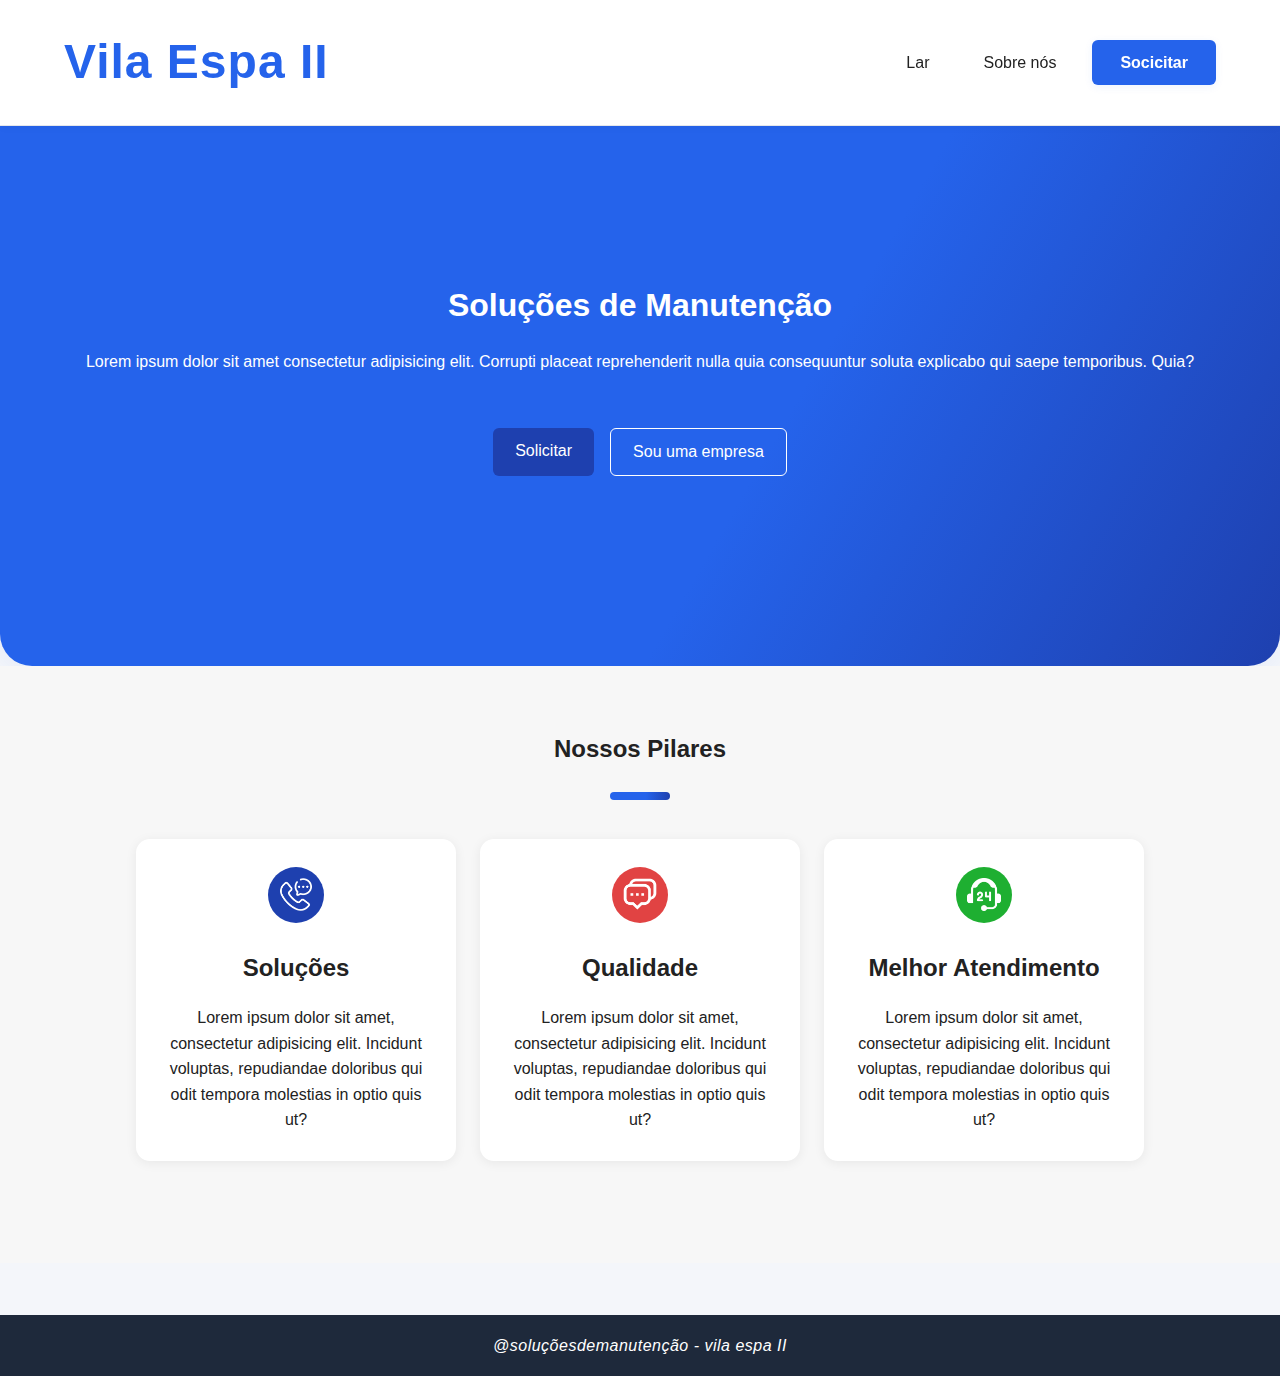
<file: index.html>
<!DOCTYPE html>
<html lang="en">

<head>
    <meta charset="UTF-8">
    <meta name="viewport" content="width=device-width, initial-scale=1.0">
    <link rel="stylesheet" href="style.css">
    <link href="https://cdn.jsdelivr.net/npm/bootstrap@5.3.7/dist/css/bootstrap.min.css" rel="stylesheet" integrity="sha384-LN+7fdVzj6u52u30Kp6M/trliBMCMKTyK833zpbD+pXdCLuTusPj697FH4R/5mcr" crossorigin="anonymous">
    <script src="script.js"></script>
    <title>Document</title>
</head>

<body>
    <header>
        <div class="logo">
            <h2>Vila Espa II</h2>
        </div>
        <nav class="s-nav">
            <a class="nav-link" href="#">Lar</a>
            <a class="nav-link" href="#skills">Sobre nós</a>
            <a href="man-solucionar.html" id="contact">Socicitar</a>
        </nav>
    </header>

    <main>
        <div class="banner-1">
            <h1>Soluções de Manutenção</h1>
            <p>Lorem ipsum dolor sit amet consectetur adipisicing elit. Corrupti placeat reprehenderit nulla quia
                consequuntur soluta explicabo qui saepe temporibus. Quia?</p>
            <div class="links">
                <a href="man-solucionar.html" id="first">Solicitar</a>
                <a href="man-login.html" id="last">Sou uma empresa</a>
            </div>
        </div>

        <div class="skills" id="skills">
            <div class="theme-skill">
                <h2>Nossos Pilares</h2>
                <div class="barra"></div>
            </div>

            <div class="cards">
                <div class="card">
                    <div class="icone i-1">
                        <img src="icone/telefone.png" alt="">
                    </div>
                    <h2>Soluções</h2>
                    <p>Lorem ipsum dolor sit amet, consectetur adipisicing elit. Incidunt voluptas, repudiandae
                        doloribus qui odit tempora molestias in optio quis ut?</p>
                </div>
                <div class="card">
                    <div class="icone i-2">
                        <img src="icone/conversacao.png" alt="">
                    </div>
                    <h2>Qualidade</h2>
                    <p>Lorem ipsum dolor sit amet, consectetur adipisicing elit. Incidunt voluptas, repudiandae
                        doloribus qui odit tempora molestias in optio quis ut?</p>
                </div>
                <div class="card">
                    <div class="icone i-3">
                        <img src="icone/apoiar.png" alt="">
                    </div>
                    <h2>Melhor Atendimento</h2>
                    <p>Lorem ipsum dolor sit amet, consectetur adipisicing elit. Incidunt voluptas, repudiandae
                        doloribus qui odit tempora molestias in optio quis ut?</p>
                </div>
            </div>
        </div>

        <!-- contact us -->

        <!-- <div class="theme">
            <h2>Empresas</h2>
            <div class="barra"></div>
        </div>

        <div class="cursos">
            <div class="curso">
                <div class="image">
                    <img src="image/hh.jpg" alt="Sem imagem">
                </div>
                <div class="conteudo">
                    <h3>SóManutenção</h3>
                    <p>Lorem ipsum dolor sit amet consectetur adipisicing elit. Fugit ducimus voluptatem reprehenderit
                        odit iste, ipsa error enim in aliquid accusantium!</p>
                    <br>
                    <div class="links">
                        <a href="#" id="first">Solicitar individual</a>
                    </div>
                </div>
            </div>
            <div class="curso">
                <div class="image">
                    <img src="image/hh.jpg" alt="Sem imagem">
                </div>
                <div class="conteudo">
                    <h3>Sem designação</h3>
                    <p>Lorem ipsum dolor sit amet consectetur adipisicing elit. Fugit ducimus voluptatem reprehenderit
                        odit iste, ipsa error enim in aliquid accusantium!</p>
                    <br>
                    <div class="links">
                        <a href="#" id="first">Solicitar individual</a>
                    </div>
                </div>
            </div>
        </div> -->
    
        <footer>
            <i>@soluçõesdemanutenção - vila espa II</i>
        </footer>
    </main>
</body>

</html>
</file>
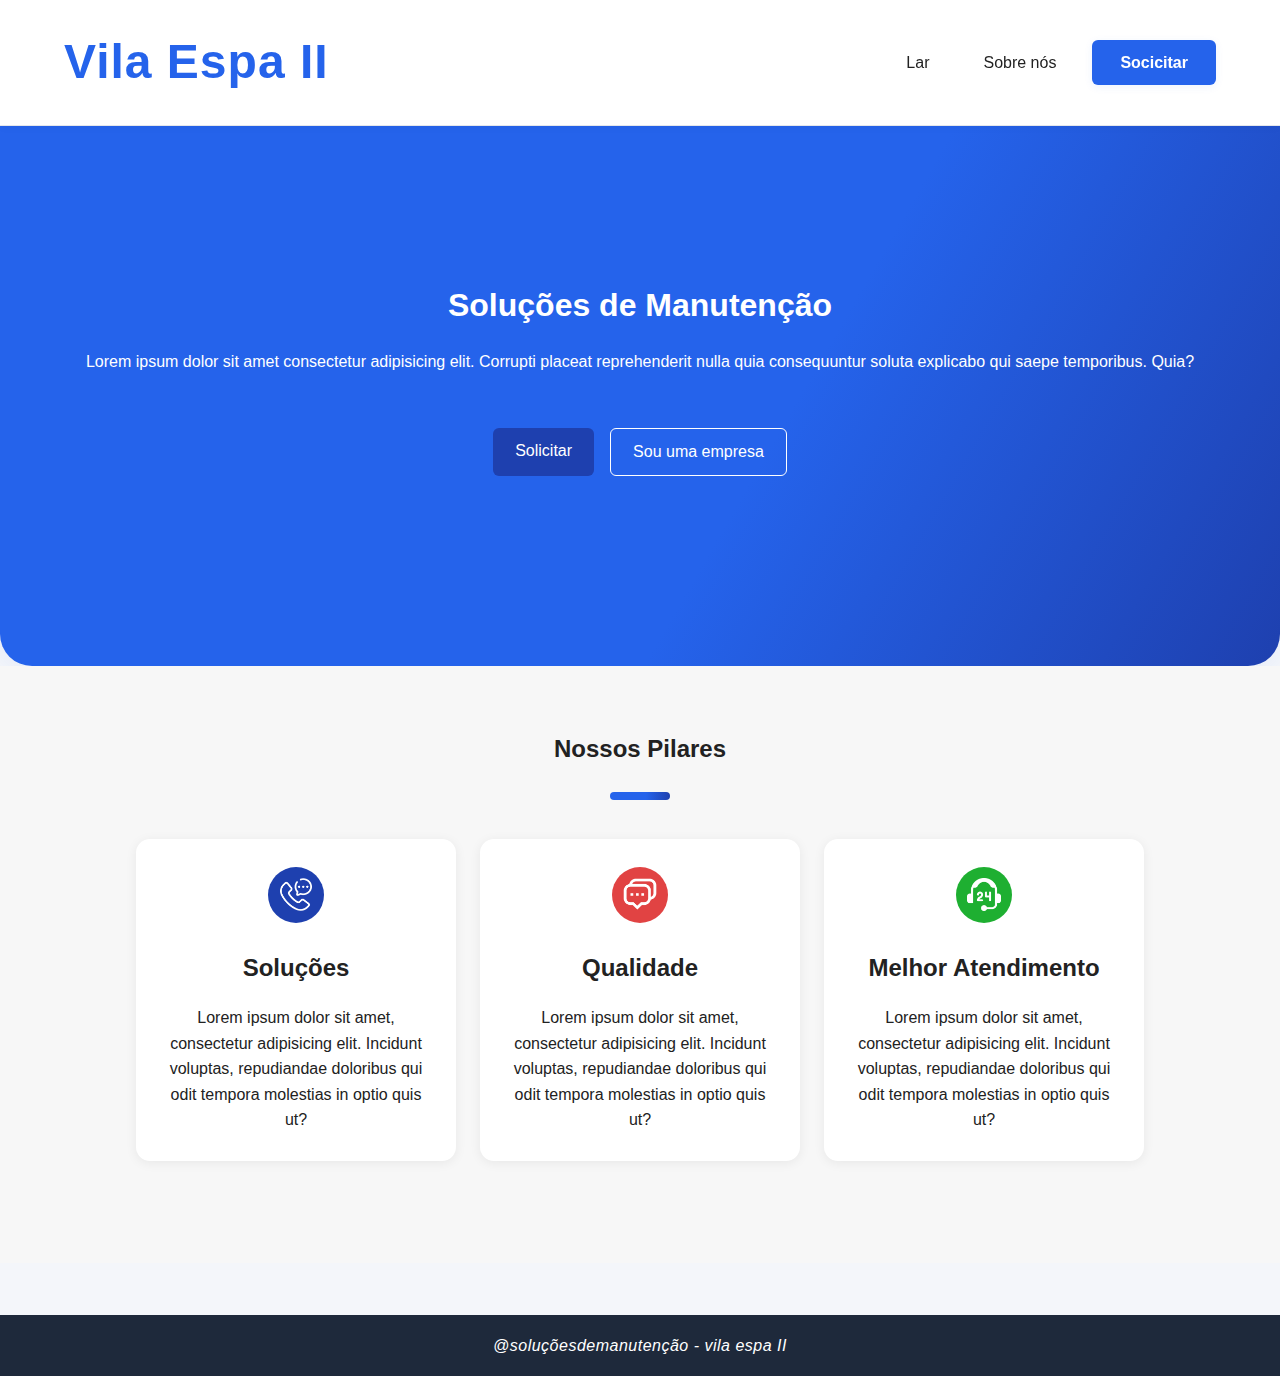
<file: man-index.html>
<!DOCTYPE html>
<html lang="en">

<head>
    <meta charset="UTF-8">
    <meta name="viewport" content="width=device-width, initial-scale=1.0">
    <link rel="stylesheet" href="style.css">
    <link href="https://cdn.jsdelivr.net/npm/bootstrap@5.3.7/dist/css/bootstrap.min.css" rel="stylesheet" integrity="sha384-LN+7fdVzj6u52u30Kp6M/trliBMCMKTyK833zpbD+pXdCLuTusPj697FH4R/5mcr" crossorigin="anonymous">
    <script src="script.js"></script>
    <title>Document</title>
</head>

<body>
    <header>
        <div class="logo">
            <h2>Vila Espa II</h2>
        </div>
        <nav class="s-nav">
            <a class="nav-link" href="#">Lar</a>
            <a class="nav-link" href="#skills">Sobre nós</a>
            <a href="man-solucionar.html" id="contact">Socicitar</a>
        </nav>
    </header>

    <main>
        <div class="banner-1">
            <h1>Soluções de Manutenção</h1>
            <p>Lorem ipsum dolor sit amet consectetur adipisicing elit. Corrupti placeat reprehenderit nulla quia
                consequuntur soluta explicabo qui saepe temporibus. Quia?</p>
            <div class="links">
                <a href="man-solucionar.html" id="first">Solicitar</a>
                <a href="man-login.html" id="last">Sou uma empresa</a>
            </div>
        </div>

        <div class="skills" id="skills">
            <div class="theme-skill">
                <h2>Nossos Pilares</h2>
                <div class="barra"></div>
            </div>

            <div class="cards">
                <div class="card">
                    <div class="icone i-1">
                        <img src="icone/telefone.png" alt="">
                    </div>
                    <h2>Soluções</h2>
                    <p>Lorem ipsum dolor sit amet, consectetur adipisicing elit. Incidunt voluptas, repudiandae
                        doloribus qui odit tempora molestias in optio quis ut?</p>
                </div>
                <div class="card">
                    <div class="icone i-2">
                        <img src="icone/conversacao.png" alt="">
                    </div>
                    <h2>Qualidade</h2>
                    <p>Lorem ipsum dolor sit amet, consectetur adipisicing elit. Incidunt voluptas, repudiandae
                        doloribus qui odit tempora molestias in optio quis ut?</p>
                </div>
                <div class="card">
                    <div class="icone i-3">
                        <img src="icone/apoiar.png" alt="">
                    </div>
                    <h2>Melhor Atendimento</h2>
                    <p>Lorem ipsum dolor sit amet, consectetur adipisicing elit. Incidunt voluptas, repudiandae
                        doloribus qui odit tempora molestias in optio quis ut?</p>
                </div>
            </div>
        </div>

        <!-- contact us -->

        <!-- <div class="theme">
            <h2>Empresas</h2>
            <div class="barra"></div>
        </div>

        <div class="cursos">
            <div class="curso">
                <div class="image">
                    <img src="image/hh.jpg" alt="Sem imagem">
                </div>
                <div class="conteudo">
                    <h3>SóManutenção</h3>
                    <p>Lorem ipsum dolor sit amet consectetur adipisicing elit. Fugit ducimus voluptatem reprehenderit
                        odit iste, ipsa error enim in aliquid accusantium!</p>
                    <br>
                    <div class="links">
                        <a href="#" id="first">Solicitar individual</a>
                    </div>
                </div>
            </div>
            <div class="curso">
                <div class="image">
                    <img src="image/hh.jpg" alt="Sem imagem">
                </div>
                <div class="conteudo">
                    <h3>Sem designação</h3>
                    <p>Lorem ipsum dolor sit amet consectetur adipisicing elit. Fugit ducimus voluptatem reprehenderit
                        odit iste, ipsa error enim in aliquid accusantium!</p>
                    <br>
                    <div class="links">
                        <a href="#" id="first">Solicitar individual</a>
                    </div>
                </div>
            </div>
        </div> -->
    
        <footer>
            <i>@soluçõesdemanutenção - vila espa II</i>
        </footer>
    </main>
</body>

</html>
</file>
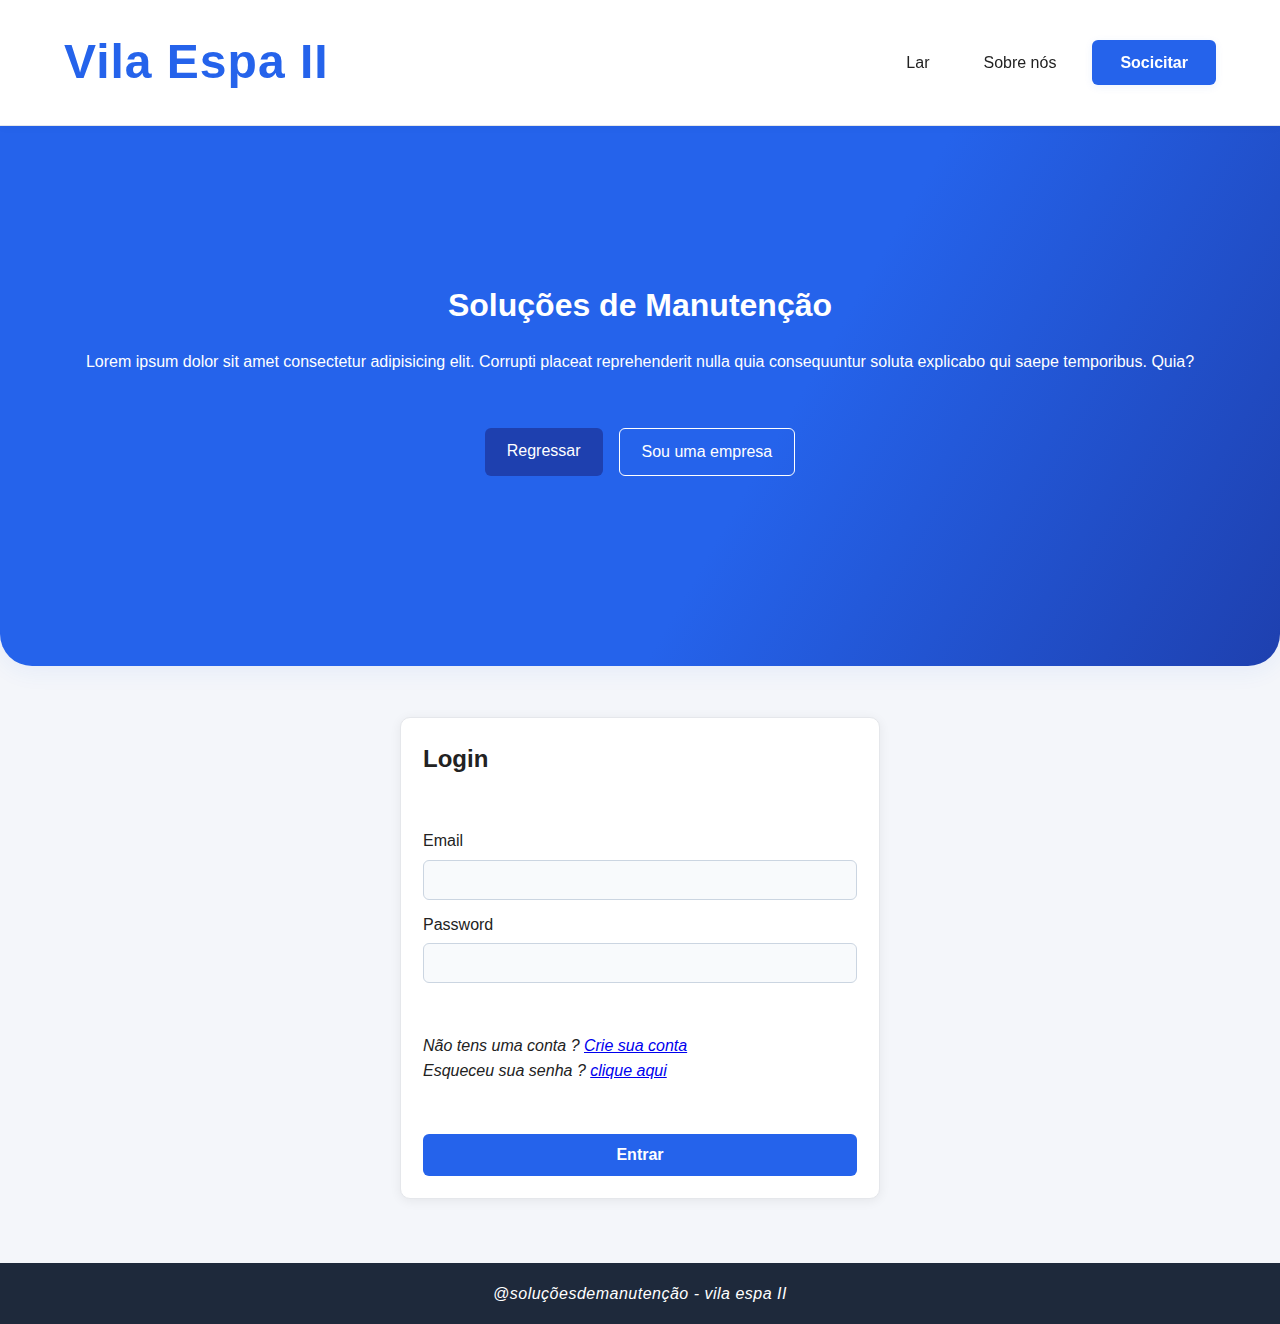
<file: man-login.html>
<!DOCTYPE html>
<html lang="en">

<head>
    <meta charset="UTF-8">
    <meta name="viewport" content="width=device-width, initial-scale=1.0">
    <link rel="stylesheet" href="style.css">
    <link href="https://cdn.jsdelivr.net/npm/bootstrap@5.3.7/dist/css/bootstrap.min.css" rel="stylesheet" integrity="sha384-LN+7fdVzj6u52u30Kp6M/trliBMCMKTyK833zpbD+pXdCLuTusPj697FH4R/5mcr" crossorigin="anonymous">
    <script src="script.js"></script>
    <title>Document</title>
</head>

<body>
    <header>
        <div class="logo">
            <h2>Vila Espa II</h2>
        </div>
        <nav class="s-nav">
            <a class="nav-link" href="index.html">Lar</a>
            <a class="nav-link" href="index.html#skills">Sobre nós</a>
            <a href="man-index.html" id="contact">Socicitar</a>
        </nav>
    </header>

    <main>
        <div class="banner-1">
            <h1>Soluções de Manutenção</h1>
            <p>Lorem ipsum dolor sit amet consectetur adipisicing elit. Corrupti placeat reprehenderit nulla quia
                consequuntur soluta explicabo qui saepe temporibus. Quia?</p>
            <div class="links">
                <a href="index.html" id="first">Regressar</a>
                <a href="man-login.html" id="last">Sou uma empresa</a>
            </div>
        </div>
        <br>
        <br>
        <div class="banner">
            <form action="#" method="post">
                <div class="th">
                    <h2>Login</h2>
                </div>
                <br>
                <div class="box">
                    <label for="#">Email</label>
                    <input type="email" name="" id="">
                </div>
                <div class="box">
                    <label for="#">Password</label>
                    <input type="password" name="" id="">
                </div>
                <br>
                <div class="flex" style="display: flex; justify-content: space-between; width: 100%; flex-wrap: wrap;">
                    <i>Não tens uma conta ? <a href="#">Crie sua conta</a></i>
                    <i>Esqueceu sua senha ? <a href="#">clique aqui</a></i>
                </div>
                <br>
                <button type="submit">Entrar</button>
            </form>
        </div>


        <footer>
            <i>@soluçõesdemanutenção - vila espa II</i>
        </footer>
    </main>
</body>

</html>
</file>
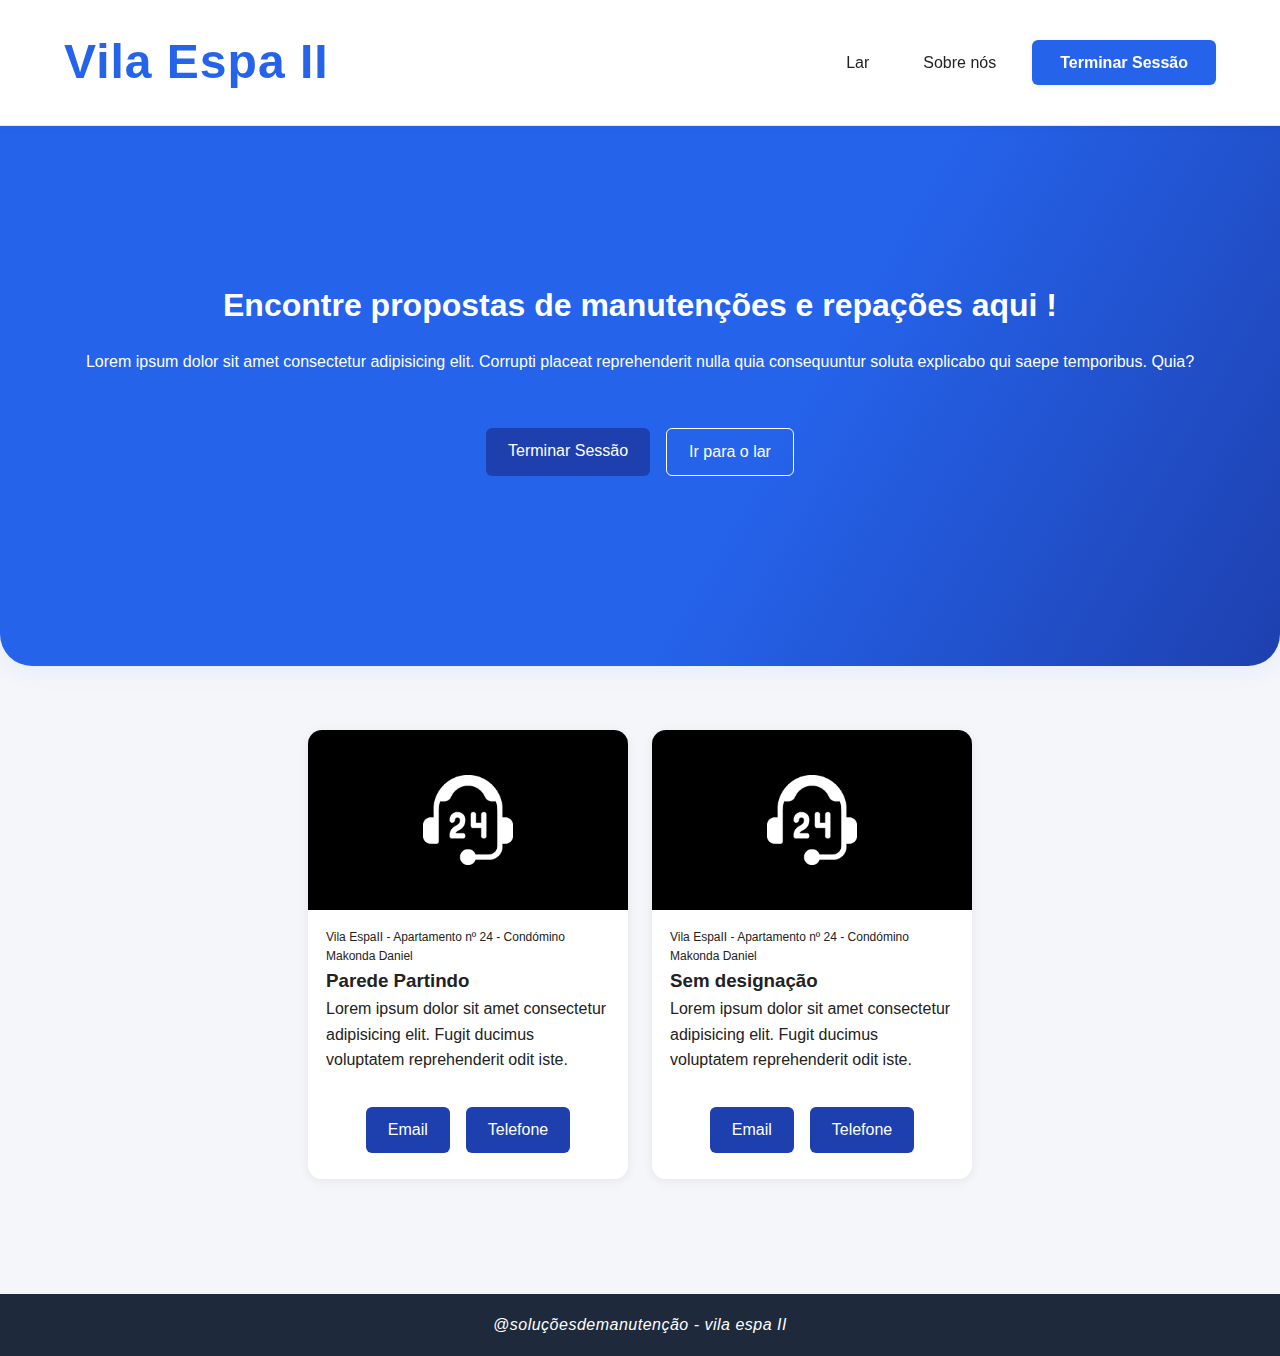
<file: man-painel.html>
<!DOCTYPE html>
<html lang="en">

<head>
    <meta charset="UTF-8">
    <meta name="viewport" content="width=device-width, initial-scale=1.0">
    <link rel="stylesheet" href="style.css">
    <link href="https://cdn.jsdelivr.net/npm/bootstrap@5.3.7/dist/css/bootstrap.min.css" rel="stylesheet" integrity="sha384-LN+7fdVzj6u52u30Kp6M/trliBMCMKTyK833zpbD+pXdCLuTusPj697FH4R/5mcr" crossorigin="anonymous">
    <script src="script.js"></script>
    <title>Document</title>
</head>

<body>
    <header>
        <div class="logo">
            <h2>Vila Espa II</h2>
        </div>
        <nav class="s-nav">
            <a href="man-index.html">Lar</a>
            <a class="nav-link" href="man-index.html#skills">Sobre nós</a>
            <a href="man-login.html" id="contact">Terminar Sessão</a>
        </nav>
    </header>

    <main>
        <div class="banner-1">
            <h1>Encontre propostas de manutenções e repações aqui !</h1>
            <p>Lorem ipsum dolor sit amet consectetur adipisicing elit. Corrupti placeat reprehenderit nulla quia
                consequuntur soluta explicabo qui saepe temporibus. Quia?</p>
            <div class="links">
                <a href="man-login.html" id="first">Terminar Sessão</a>
                <a href="man-index.html" id="last">Ir para o lar</a>
            </div>
        </div>

        <div class="cursos" style="margin-top: 5%;">
            <div class="curso">
                <div class="image">
                    <img src="icone/apoiar.png" alt="Sem imagem">
                </div>
                <div class="conteudo">
                    <p id="desc" style="font-size: 12px;">Vila EspaII - Apartamento nº 24 - Condómino Makonda Daniel</p>
                    <h3>Parede Partindo</h3>
                    <p>Lorem ipsum dolor sit amet consectetur adipisicing elit. Fugit ducimus voluptatem reprehenderit
                        odit iste.</p>
                    <br>
                    <div class="links">
                        <a href="mailto:makondadaniel40@gmail.com" id="first">Email</a>
                        <a href="tel:+244972960569" id="first">Telefone</a>
                    </div>
                </div>
            </div>
            <div class="curso">
                <div class="image">
                    <img src="icone/apoiar.png" alt="Sem imagem">
                </div>
                <div class="conteudo">
                    <p id="desc" style="font-size: 12px;">Vila EspaII - Apartamento nº 24 - Condómino Makonda Daniel</p>
                    <h3>Sem designação</h3>
                    <p>Lorem ipsum dolor sit amet consectetur adipisicing elit. Fugit ducimus voluptatem reprehenderit
                        odit iste.</p>
                    <br>
                    <div class="links">
                        <a href="mailto:makondadaniel40@gmail.com" id="first">Email</a>
                        <a href="tel:+244972960569" id="first">Telefone</a>
                    </div>
                </div>
            </div>
        </div>
    
        <footer>
            <i>@soluçõesdemanutenção - vila espa II</i>
        </footer>
    </main>
</body>

</html>
</file>
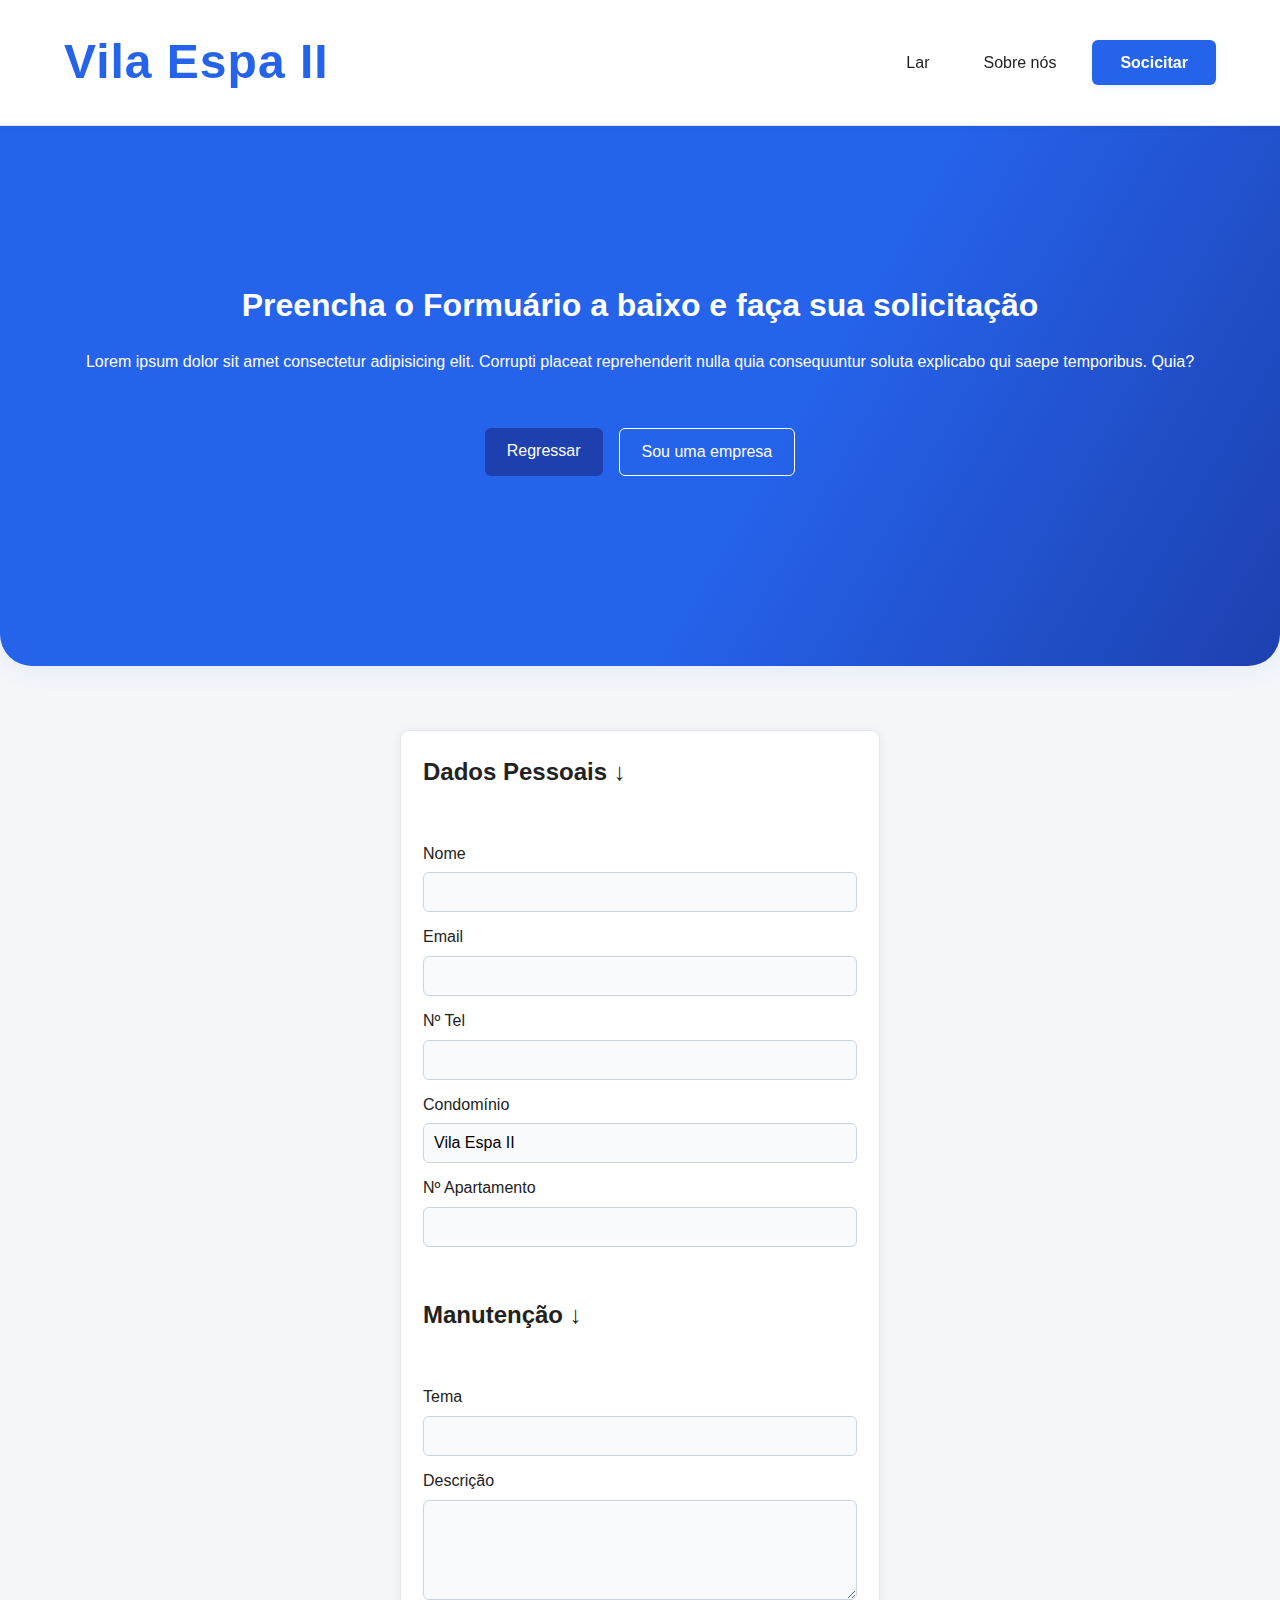
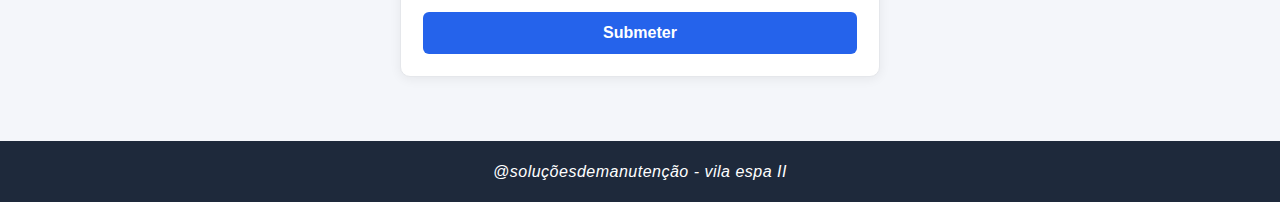
<file: man-solucionar.html>
<!DOCTYPE html>
<html lang="en">

<head>
    <meta charset="UTF-8">
    <meta name="viewport" content="width=device-width, initial-scale=1.0">
    <link rel="stylesheet" href="style.css">
    <link href="https://cdn.jsdelivr.net/npm/bootstrap@5.3.7/dist/css/bootstrap.min.css" rel="stylesheet" integrity="sha384-LN+7fdVzj6u52u30Kp6M/trliBMCMKTyK833zpbD+pXdCLuTusPj697FH4R/5mcr" crossorigin="anonymous">
    <script src="script.js"></script>
    <title>Document</title>
</head>

<body>
    <header>
        <div class="logo">
            <h2>Vila Espa II</h2>
        </div>
        <nav class="s-nav">
            <a class="nav-link" href="index.html">Lar</a>
            <a class="nav-link" href="man-index.html#skills">Sobre nós</a>
            <a href="man-solucionar.html" id="contact">Socicitar</a>
        </nav>
    </header>

    <main>
        <div class="banner-1">
            <h1>Preencha o Formuário a baixo e faça sua solicitação</h1>
            <p>Lorem ipsum dolor sit amet consectetur adipisicing elit. Corrupti placeat reprehenderit nulla quia
                consequuntur soluta explicabo qui saepe temporibus. Quia?</p>
            <div class="links">
                <a href="index.html" id="first">Regressar</a>
                <a href="man-login.html" id="last">Sou uma empresa</a>
            </div>
        </div>

        <div class="banner" style="margin-top: 5%;">
            <form action="#" method="post">
                <div class="th">
                    <h2>Dados Pessoais &downarrow;</h2>
                </div>
                <br>
                <div class="box">
                    <label for="#">Nome</label>
                    <input type="text" name="" id="">
                </div>
                <div class="box">
                    <label for="#">Email</label>
                    <input type="email" name="" id="">
                </div>
                <div class="box">
                    <label for="#">Nº Tel</label>
                    <input type="number" name="" id="">
                </div>
                <div class="box">
                    <label for="#">Condomínio</label>
                    <input type="text" value="Vila Espa II" name="" id="">
                </div>
                <div class="box">
                    <label for="#">Nº Apartamento</label>
                    <input type="text" name="" id="">
                </div>

                <br>
                <div class="th">
                    <h2>Manutenção &downarrow;</h2>
                </div>
                <br>

                <div class="box">
                    <label for="#">Tema</label>
                    <input type="text" name="" id="">
                </div>

                <div class="box">
                    <label for="#">Descrição</label>
                    <textarea name="" id=""></textarea>
                </div>

                <button type="submit">Submeter</button>

            </form>
        </div>
    
        <footer>
            <i>@soluçõesdemanutenção - vila espa II</i>
        </footer>
    </main>
</body>

</html>
</file>
<file: style.css>
/* Reset e base */
* {
    margin: 0;
    padding: 0;
    box-sizing: border-box;
}

html {
    scroll-behavior: smooth;
    font-size: 16px;
}

body {
    font-family: 'Poppins', Arial, sans-serif;
    background: #f4f6fa;
    color: #222;
    min-height: 100vh;
    line-height: 1.6;
}

/* Header */
header {
    background: #fff;
    padding: 24px 5vw;
    display: flex;
    justify-content: space-between;
    align-items: center;
    border-bottom: 1px solid #e5e7eb;
    box-shadow: 0 2px 8px rgba(0,0,0,0.03);
    position: sticky;
    top: 0;
    z-index: 10;
}

header .logo {
    font-size: 2rem;
    font-weight: 700;
    color: #2563eb;
    letter-spacing: 1px;
}

header nav {
    display: flex;
    align-items: center;
    gap: 18px;
}

header a {
    color: #222;
    text-decoration: none;
    padding: 10px 18px;
    border-radius: 6px;
    transition: background 0.2s, color 0.2s;
    font-weight: 500;
}

header a:hover,
header a:focus {
    background: #2563eb;
    color: #fff;
    outline: none;
}

.s-nav a#contact {
    background: #2563eb;
    color: #fff !important;
    padding: 10px 28px;
    border-radius: 6px;
    font-weight: 600;
    box-shadow: 0 2px 8px rgba(37,99,235,0.08);
    transition: background 0.2s;
}

.s-nav a#contact:hover,
.s-nav a#contact:focus {
    background: #05123e;
    color: #fff;
}

/* Responsividade Header */
@media (max-width: 1000px) {
    header {
        flex-direction: column;
        gap: 18px;
        padding: 18px 2vw;
        font-size: 0.95rem;
    }
}

/* Banner principal */
.banner-1 {
    width: 100%;
    min-height: 60vh;
    display: flex;
    align-items: center;
    justify-content: center;
    flex-direction: column;
    background: linear-gradient(120deg, #2563eb 60%, #1e40af 100%);
    color: #fff;
    padding: 10vw 4vw;
    text-align: center;
    gap: 18px;
    border-radius: 0 0 32px 32px;
    box-shadow: 0 4px 24px rgba(37,99,235,0.08);
}

@media (max-width: 1000px) {
    .banner-1 {
        padding: 8vw 2vw;
        min-height: 40vh;
    }
}

/* Skills */
.skills {
    background: #f7f7f7;
    padding: 5% 0;
    text-align: center;
}

.theme-skill {
    display: flex;
    flex-direction: column;
    align-items: center;
    gap: 24px;
}

.theme-skill .barra {
    border-radius: 10px;
    width: 60px;
    height: 8px;
    background: linear-gradient(90deg, #2563eb 60%, #1e40af 100%);
}

/* Cards */
.cards {
    width: 100%;
    display: flex;
    flex-wrap: wrap;
    gap: 24px;
    justify-content: center;
    margin: 3% 0;
}

.cards .card {
    width: 320px;
    background: #fff;
    border-radius: 14px;
    box-shadow: 0 2px 12px #0001;
    padding: 28px 22px;
    display: flex;
    flex-direction: column;
    align-items: center;
    gap: 18px;
    transition: transform 0.15s, box-shadow 0.15s;
}

.cards .card:hover {
    transform: translateY(-6px) scale(1.03);
    box-shadow: 0 6px 24px #2563eb22;
}

.cards .icone {
    width: 56px;
    height: 56px;
    border-radius: 50%;
    display: flex;
    align-items: center;
    justify-content: center;
    margin-bottom: 8px;
}

.cards .icone.i-1 { background: #1e40af; }
.cards .icone.i-2 { background: #e14343; }
.cards .icone.i-3 { background: #1eaf31; }

.cards .icone img {
    width: 60%;
    height: 60%;
    object-fit: contain;
}

/* Cursos */
.cursos {
    display: flex;
    flex-wrap: wrap;
    gap: 24px;
    justify-content: center;
    padding: 0 2vw 5vw 2vw;
}

.cursos .curso {
    width: 320px;
    background: #fff;
    border-radius: 14px;
    box-shadow: 0 2px 12px #0001;
    transition: transform 0.15s, box-shadow 0.15s;
    display: flex;
    flex-direction: column;
}

.cursos .curso:hover {
    transform: translateY(-6px) scale(1.03);
    box-shadow: 0 6px 24px #2563eb22;
}

.cursos .image {
    width: 100%;
    height: 180px;
    background: #000000;
    display: flex;
    align-items: center;
    justify-content: center;
    border-radius: 14px 14px 0 0;
}

.cursos .image img {
    width: 90px;
    height: 90px;
    object-fit: contain;
}

.cursos .curso .conteudo {
    padding: 18px;
}

/* Banner de contato */
.banner {
    display: flex;
    flex-wrap: wrap;
    gap: 3vw;
    justify-content: center;
    align-items: flex-start;
    width: 100%;
    max-width: 1200px;
    margin: 0 auto 5vw auto;
    padding: 0 2vw;
}

.image img {
    width: 100%;
    max-width: 420px;
    border-radius: 16px;
    box-shadow: 0 2px 12px #0001;
}

.banner .content {
    width: 100%;
    max-width: 480px;
    display: flex;
    flex-direction: column;
    gap: 20px;
}

.banner .content h2 {
    color: #1e40af;
    font-size: 2.2rem;
    margin: 10px 0;
}

.banner .contacts {
    display: flex;
    gap: 18px;
    margin: 18px 0;
}

.banner form {
    display: flex;
    flex-direction: column;
    width: 100%;
    max-width: 480px;
    border: 1px solid #e5e7eb;
    border-radius: 10px;
    padding: 22px;
    background: #fff;
    box-shadow: 0 2px 12px #0001;
    gap: 12px;
}

.banner form .box {
    display: flex;
    flex-direction: column;
    gap: 6px;
}

.banner form .box input,
.banner form .box textarea {
    width: 100%;
    border: 1px solid #cbd5e1;
    border-radius: 6px;
    outline: none;
    padding: 10px;
    font-size: 1rem;
    background: #f8fafc;
    transition: border 0.2s;
}

.banner form .box input:focus,
.banner form .box textarea:focus {
    border: 1.5px solid #2563eb;
    background: #fff;
}

.banner form .box textarea {
    min-height: 100px;
    resize: vertical;
}

.banner form button {
    border: none;
    border-radius: 6px;
    padding: 12px;
    background: #2563eb;
    color: #fff;
    font-weight: 600;
    font-size: 1rem;
    cursor: pointer;
    transition: background 0.2s;
}

.banner form button:hover,
.banner form button:focus {
    background: #1e40af;
}

/* Footer */
footer {
    text-align: center;
    background: #1e293b;
    padding: 18px 0;
    color: #fff;
    font-size: 1rem;
    letter-spacing: 0.5px;
    margin-top: 4vw;
}

/* Dropdown */
.custom-dropdown-menu {
    max-height: 0;
    overflow: hidden;
    transition: max-height 0.3s cubic-bezier(0.4,0,0.2,1), opacity 0.3s;
    opacity: 0;
    pointer-events: none;
    background: #fff;
    border-radius: 8px;
    box-shadow: 0 2px 12px #0001;
    position: absolute;
    z-index: 100;
}

.custom-dropdown-menu.show {
    max-height: 220px;
    opacity: 1;
    pointer-events: auto;
}

.custom-dropdown-menu a {
    color: #222;
    padding: 12px 24px;
    display: block;
    border-radius: 6px;
    transition: background 0.2s;
}

.custom-dropdown-menu a:hover,
.custom-dropdown-menu a:focus {
    background: #2563eb;
    color: #fff;
}

/* Links */
.links {
    margin: 3% 0;
    display: flex;
    gap: 16px;
    justify-content: center;
}

.links a {
    text-decoration: none;
    padding: 10px 22px;
    border-radius: 6px;
    font-weight: 500;
    transition: background 0.2s, color 0.2s;
}

.links a#first {
    background: #1e40af;
    color: #fff;
}

.links a#first:hover,
.links a#first:focus {
    background: #05123e;
    color: #fff;
}

.links a#last {
    color: #fff;
    border: 1.5px solid #fff;
    background: transparent;
}

.links a#last:hover,
.links a#last:focus {
    color: #1e40af;
    background: #fff;
    border: 1.5px solid #1e40af;
}

/* Responsividade geral */
@media (max-width: 700px) {
    .cards, .cursos, .banner {
        flex-direction: column;
        align-items: center;
        gap: 18px;
    }
    .banner .content, .banner form {
        max-width: 98vw;
    }
    .image img {
        max-width: 98vw;
    }
}
</file>
